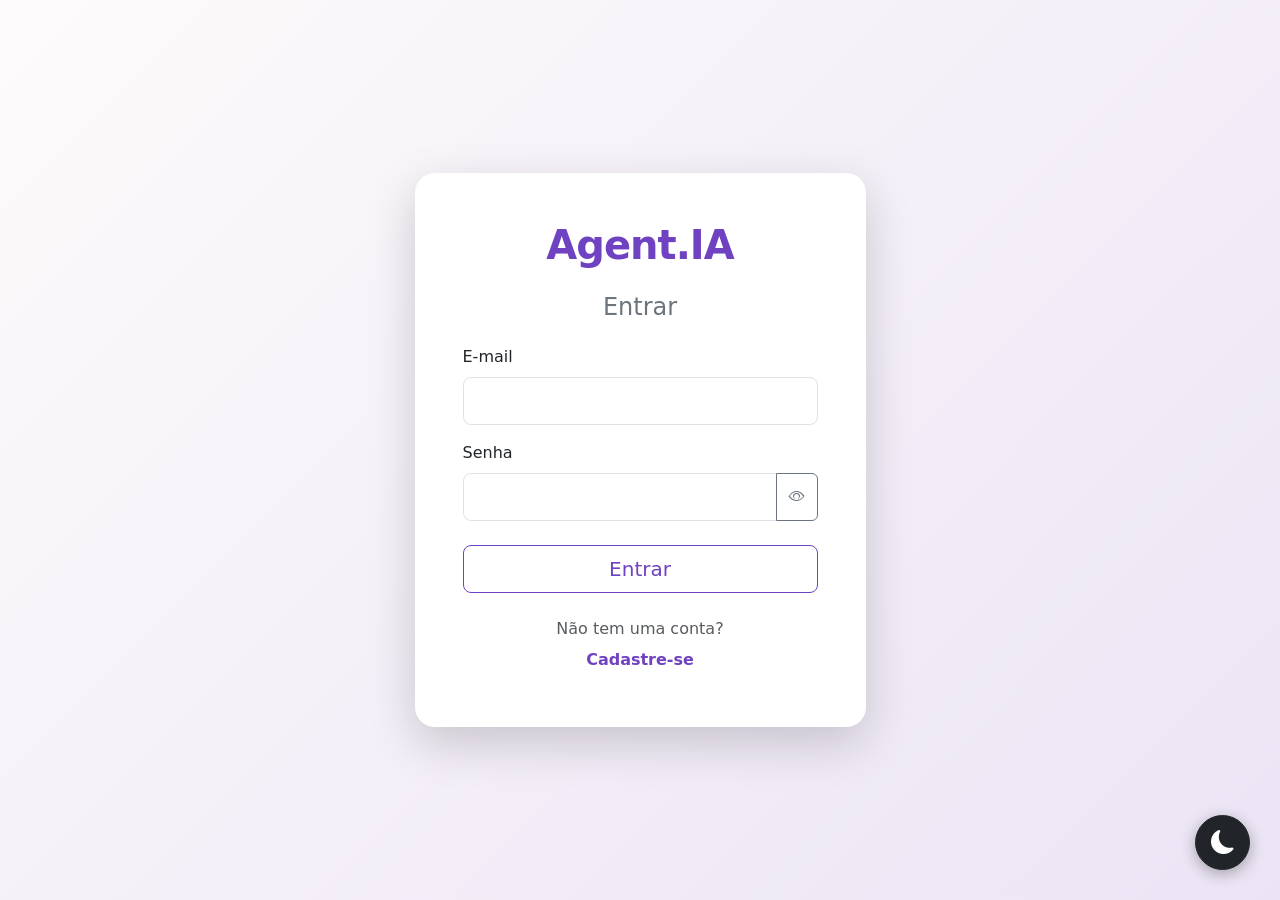
<file: Agent.IA/login.html>
<!DOCTYPE html>
<html lang="pt-BR">
<head>
    <meta charset="UTF-8">
    <meta name="viewport" content="width=device-width, initial-scale=1.0">
    <title>Entre</title>
    <link href="https://cdn.jsdelivr.net/npm/bootstrap@5.3.3/dist/css/bootstrap.min.css" rel="stylesheet">
    <link rel="stylesheet" href="https://cdn.jsdelivr.net/npm/bootstrap-icons@1.11.3/font/bootstrap-icons.min.css">
    <link rel="stylesheet" href="style.css">
</head>
<body class="d-flex align-items-center min-vh-100 custom-bg">

    <div class="container">
        <div class="row justify-content-center">
            
            <div class="col-12 col-md-8 col-lg-5">
                <div class="card custom-card shadow-lg h-100">
                    <div class="card-body p-5">

                        <div id="login-content" class="form-content">
                            <h1 class="text-center text-primary fw-bold mb-4 brand-title">Agent.IA</h1>
                            <h2 class="text-center mb-4 text-secondary fs-4">Entrar</h2>
                            <form id="form-login">
                                <div class="mb-3">
                                    <label for="email-login" class="form-label">E-mail</label>
                                    <input type="email" id="email-login" class="form-control form-control-lg" required>
                                </div>
                                <div class="mb-4">
                                    <label for="senha-login" class="form-label">Senha</label>
                                    <div class="input-group">
                                        <input type="password" id="senha-login" class="form-control form-control-lg" required>
                                        <button class="btn btn-outline-secondary toggle-senha" type="button">
                                            <i class="bi bi-eye"></i>
                                        </button>
                                    </div>
                                </div>
                                <button type="submit" class="btn btn-primary btn-lg w-100 btn-hover">Entrar</button>
                            </form>
                            <div class="text-center mt-4">
                                <p class="text-muted mb-0">Não tem uma conta?</p>
                                <button id="btn-ir-para-cadastro" class="btn btn-link text-decoration-none fw-bold">Cadastre-se</button>
                            </div>
                        </div>

                        <div id="cadastro-content" class="form-content hidden">
                            <h1 class="text-center text-primary fw-bold mb-4 brand-title">Agent.IA</h1>
                            <h2 class="text-center mb-4 text-secondary fs-4">Criar Conta</h2>
                            <form id="form-cadastro">
                                <div class="mb-3">
                                    <label for="nome" class="form-label">Nome</label>
                                    <input type="text" id="nome" class="form-control form-control-lg" required>
                                </div>
                                <div class="mb-3">
                                    <label for="email-cadastro" class="form-label">E-mail</label>
                                    <input type="email" id="email-cadastro" class="form-control form-control-lg" required>
                                </div>
                                <div class="mb-3">
                                    <label for="senha-cadastro" class="form-label">Senha</label>
                                    <div class="input-group">
                                        <input type="password" id="senha-cadastro" class="form-control form-control-lg" required>
                                        <button class="btn btn-outline-secondary toggle-senha" type="button">
                                            <i class="bi bi-eye"></i>
                                        </button>
                                    </div>
                                </div>
                                <div class="mb-3">
                                    <label for="confirmar-senha-cadastro" class="form-label">Confirmar Senha</label>
                                    <div class="input-group">
                                        <input type="password" id="confirmar-senha-cadastro" class="form-control form-control-lg" required>
                                        <button class="btn btn-outline-secondary toggle-senha" type="button">
                                            <i class="bi bi-eye"></i>
                                        </button>
                                    </div>
                                </div>
                                
                                <div class="form-check mb-4 text-start">
                                    <input class="form-check-input" type="checkbox" id="termos-lgpd" required>
                                    <label class="form-check-label text-muted small" for="termos-lgpd">
                                        Li e concordo com os 
                                        <a href="#" class="text-primary fw-bold text-decoration-none" data-bs-toggle="modal" data-bs-target="#modalTermosPrivacidade">
                                            Termos de Uso e Política de Privacidade
                                        </a>.
                                    </label>
                                </div>

                                <button type="submit" class="btn btn-outline-primary btn-lg w-100 btn-hover">Cadastrar</button>
                            </form>
                            <div class="text-center mt-4">
                                <p class="text-muted mb-0">Já tem uma conta?</p>
                                <button id="btn-ir-para-login" class="btn btn-link text-decoration-none fw-bold">Faça Login</button>
                            </div>
                        </div>

                    </div>
                </div>
            </div>

        </div>
    </div>

    <div class="modal fade" id="modalTermosPrivacidade" tabindex="-1" aria-labelledby="modalTermosLabel" aria-hidden="true">
        <div class="modal-dialog modal-dialog-scrollable modal-lg modal-dialog-centered">
            <div class="modal-content custom-card">
                <div class="modal-header border-0">
                    <h5 class="modal-title fw-bold text-primary" id="modalTermosLabel"><i class="bi bi-shield-check me-2"></i>Termos de Uso e Privacidade (LGPD)</h5>
                    <button type="button" class="btn-close" data-bs-dismiss="modal" aria-label="Close"></button>
                </div>
                <div class="modal-body" style="font-size: 0.95rem; line-height: 1.6;">
                    
                    <h6 class="fw-bold">1. Aceitação dos Termos</h6>
                    <p>Ao se cadastrar e utilizar o <strong>Agent.IA</strong>, você concorda expressamente com estes termos. O sistema foi desenvolvido para facilitar a gestão de sua agenda pessoal através de inteligência artificial e geolocalização.</p>

                    <h6 class="fw-bold mt-4">2. Coleta e Tratamento de Dados Pessoais</h6>
                    <p>Em conformidade com a Lei Geral de Proteção de Dados Pessoais (LGPD - Lei nº 13.709/2018), informamos que coletamos as seguintes informações com finalidade estrita de prestação do serviço:</p>
                    <ul>
                        <li><strong>Dados Cadastrais:</strong> Nome e e-mail, utilizados exclusivamente para autenticação, segurança e personalização da sua conta no banco de dados.</li>
                        <li><strong>Dados de Uso:</strong> Textos livres (prompts), títulos de eventos, datas, horários e endereços fornecidos para agendamento.</li>
                    </ul>

                    <h6 class="fw-bold mt-4">3. Compartilhamento com Terceiros (APIs)</h6>
                    <p>Para o funcionamento das mecânicas avançadas do painel, os dados gerados transitam pelos seguintes parceiros tecnológicos (anônimos sempre que possível):</p>
                    <ul>
                        <li><strong>Google Gemini (IA):</strong> Os textos digitados no chat são enviados para o processamento de linguagem natural. Não enviamos sua senha, e-mail ou IP atrelado a essas frases.</li>
                        <li><strong>OpenStreetMap / Nominatim / OSRM:</strong> Os endereços convertidos pela IA são enviados aos serviços públicos de mapeamento para a plotagem e cálculo da rota de viagem. A nossa aplicação não rastreia e não envia sua localização real em tempo real.</li>
                    </ul>

                    <h6 class="fw-bold mt-4">4. Seus Direitos como Titular</h6>
                    <p>Como titular dos dados, você possui total autonomia para visualizar, editar e excluir permanentemente qualquer compromisso através da interface do sistema. Nenhuma informação excluída por você é mantida em backups ocultos de longo prazo.</p>

                </div>
                <div class="modal-footer border-0">
                    <button type="button" class="btn btn-primary px-4 btn-hover" data-bs-dismiss="modal" onclick="document.getElementById('termos-lgpd').checked = true;">
                        Entendi e Concordo
                    </button>
                </div>
            </div>
        </div>
    </div>

    <script src="app.js"></script>
    <button id="theme-toggle" class="btn btn-dark theme-toggle-btn" title="Alternar Modo Noturno">
        <i id="theme-icon" class="bi bi-moon-fill"></i>
    </button>
    <script src="theme.js"></script>
    <script src="https://cdn.jsdelivr.net/npm/bootstrap@5.3.3/dist/js/bootstrap.bundle.min.js"></script>
</body>
</html>
</file>
<file: Agent.IA/style.css>
:root {
    --cor-roxa-principal: #6f42c1;     
    --cor-roxa-hover: #59339d;         
}

.custom-bg {
    background: linear-gradient(135deg, #fdfbfb 0%, #ebe4f5 100%);
}

.text-primary {
    color: var(--cor-roxa-principal) !important;
}

.bg-primary {
    background-color: var(--cor-roxa-principal) !important;
}

.btn-primary, .btn-outline-primary {
    --bs-btn-color: var(--cor-roxa-principal);
    --bs-btn-bg: transparent; 
    --bs-btn-border-color: var(--cor-roxa-principal);
    
    --bs-btn-hover-color: #fff;
    --bs-btn-hover-bg: var(--cor-roxa-principal);
    --bs-btn-hover-border-color: var(--cor-roxa-principal);
    
    --bs-btn-active-color: #fff;
    --bs-btn-active-bg: var(--cor-roxa-hover);
    --bs-btn-active-border-color: var(--cor-roxa-hover);
}

.btn-link, a {
    color: var(--cor-roxa-principal);
}
.btn-link:hover, a:hover {
    color: var(--cor-roxa-hover);
}

.form-control:focus {
    border-color: var(--cor-roxa-principal);
    box-shadow: 0 0 0 0.25rem rgba(111, 66, 193, 0.25);
}

.custom-card {
    border: none;
    border-radius: 20px;
    overflow: hidden;
}

.brand-title {
    letter-spacing: -1px;
}

.form-content {
    transition: opacity 0.4s ease-in-out;
    opacity: 1;
}

.form-content.hidden {
    display: none;
    opacity: 0;
}

.btn-hover {
    transition: transform 0.2s ease, box-shadow 0.2s ease;
}

.btn-hover:hover {
    transform: translateY(-3px);
    box-shadow: 0 5px 15px rgba(111, 66, 193, 0.35); 
}

.chat-window {
    scrollbar-width: thin; 
}

.ia-message > div {
    border-bottom-left-radius: 0 !important;
}

.user-message > div {
    border-bottom-right-radius: 0 !important;
    background-color: #f8f9fa !important;
}

.form-check-input:checked {
    background-color: var(--cor-roxa-principal);
    border-color: var(--cor-roxa-principal);
}

.form-check-input:focus {
    border-color: var(--cor-roxa-principal);
    box-shadow: 0 0 0 0.25rem rgba(111, 66, 193, 0.25);
}

.theme-toggle-btn {
    position: fixed;
    bottom: 30px;
    right: 30px;
    width: 55px;
    height: 55px;
    border-radius: 50%;
    display: flex;
    align-items: center;
    justify-content: center;
    font-size: 1.5rem;
    z-index: 1050;
    box-shadow: 0 4px 15px rgba(0, 0, 0, 0.3);
    transition: transform 0.3s ease;
}

.theme-toggle-btn:hover {
    transform: scale(1.1);
}

/* CAIXA DE DESTAQUE NO MODO CLARO */
.caixa-destaque {
    background-color: #f8f9fa;
}


/* ==========================================
   MODO ESCURO (DARK THEME)
   ========================================== */

body[data-theme="dark"] {
    background: #121212 !important;
    color: #e0e0e0;
    
    --cor-roxa-principal: #b388ff; 
    --cor-roxa-hover: #d1b3ff;
}

/* Escurece os cartões e janelas */
[data-theme="dark"] .custom-card, 
[data-theme="dark"] .card,
[data-theme="dark"] .modal-content {
    background-color: #1e1e1e !important;
    border: 1px solid #333 !important;
}

[data-theme="dark"] .card-header {
    background-color: #1e1e1e !important;
}

/* Inputs e Botões Secundários */
[data-theme="dark"] .form-control,
[data-theme="dark"] .btn-outline-secondary {
    background-color: #2d2d2d !important;
    border-color: #444 !important;
    color: #fff !important;
}

/* Correção de contraste para o texto de preenchimento (Placeholder) */
[data-theme="dark"] .form-control::placeholder {
    color: #bbbbbb !important;
    opacity: 1;
}

/* Correção para o fundo amarelo do preenchimento automático do navegador */
[data-theme="dark"] input:-webkit-autofill,
[data-theme="dark"] input:-webkit-autofill:hover, 
[data-theme="dark"] input:-webkit-autofill:focus, 
[data-theme="dark"] input:-webkit-autofill:active {
    -webkit-box-shadow: 0 0 0 30px #2d2d2d inset !important;
    -webkit-text-fill-color: #fff !important;
    transition: background-color 5000s ease-in-out 0s;
}

[data-theme="dark"] .text-secondary, 
[data-theme="dark"] .text-muted,
[data-theme="dark"] .form-label {
    color: #aaaaaa !important;
}

/* Lista de Compromissos */
[data-theme="dark"] .list-group-item {
    background-color: #1e1e1e;
    color: #e0e0e0;
    border-color: #333;
}

/* Balão de mensagem do usuário no Chat */
[data-theme="dark"] .user-message > div {
    background-color: #2d2d2d !important;
    color: #e0e0e0;
    border-color: #444 !important;
}

/* Fundo da janela do Chat */
[data-theme="dark"] .chat-window {
    background-color: #121212 !important;
    border-color: #333 !important;
}

/* Barras de rolagem (Scrollbar) no Modo Escuro */
[data-theme="dark"] .chat-window::-webkit-scrollbar-track {
    background: #1e1e1e; 
}
[data-theme="dark"] .chat-window::-webkit-scrollbar-thumb {
    background: #444; 
    border-radius: 4px;
}

/* CAIXA DE DESTAQUE NO MODO ESCURO */
[data-theme="dark"] .caixa-destaque {
    background-color: #2d2d2d !important;
    border-color: #444 !important;
}
</file>
